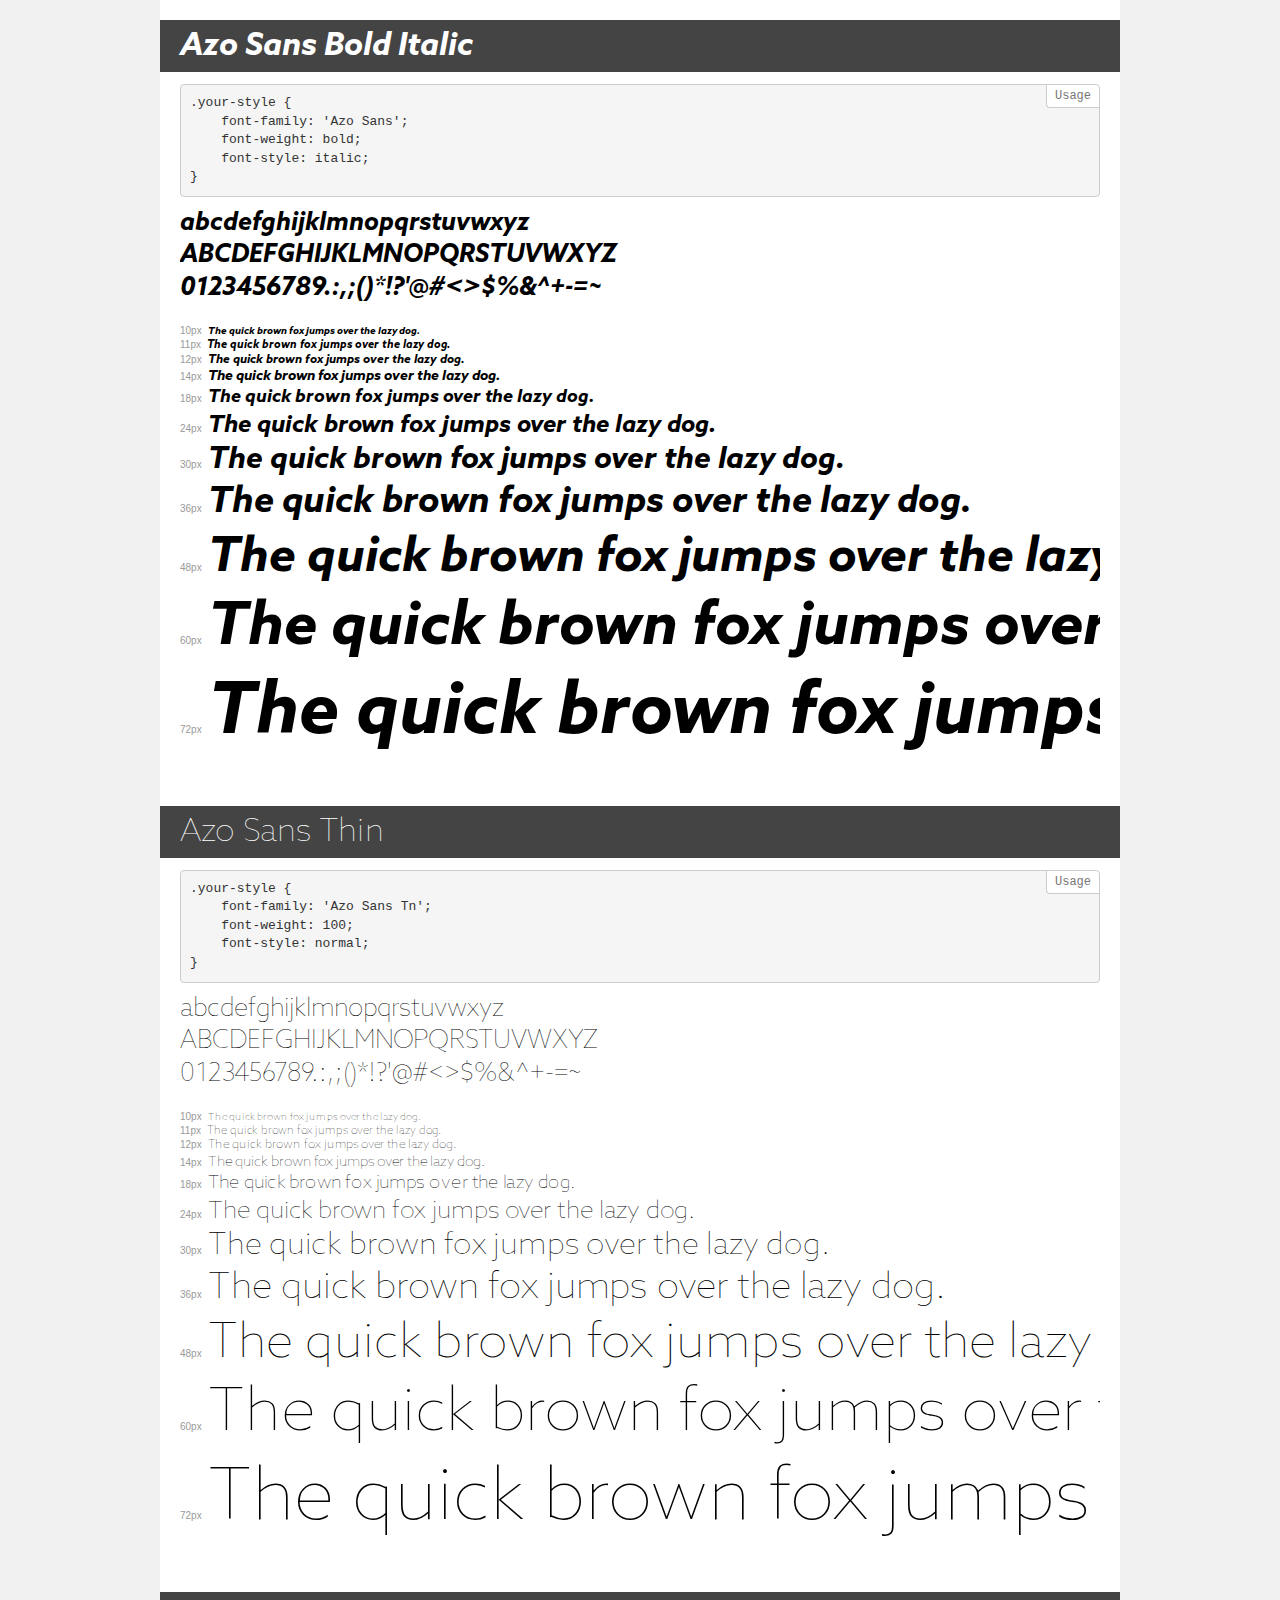
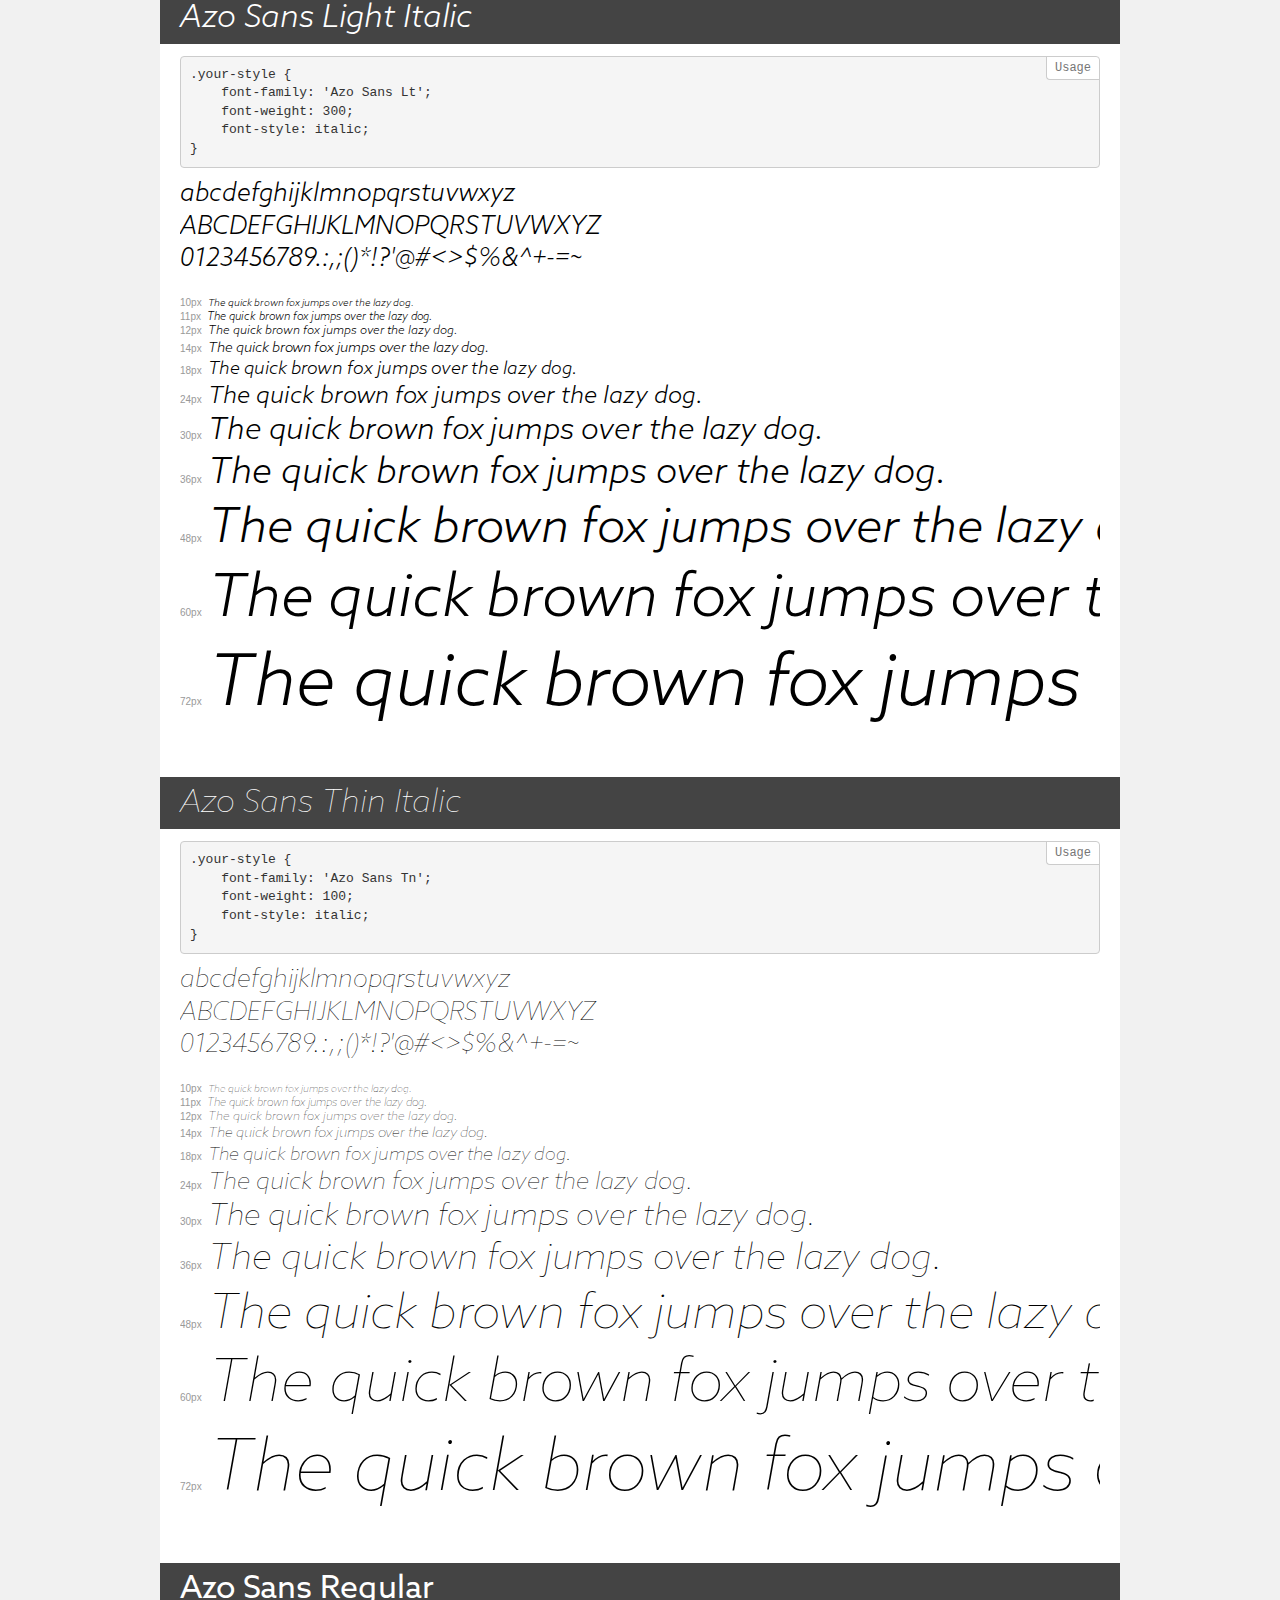
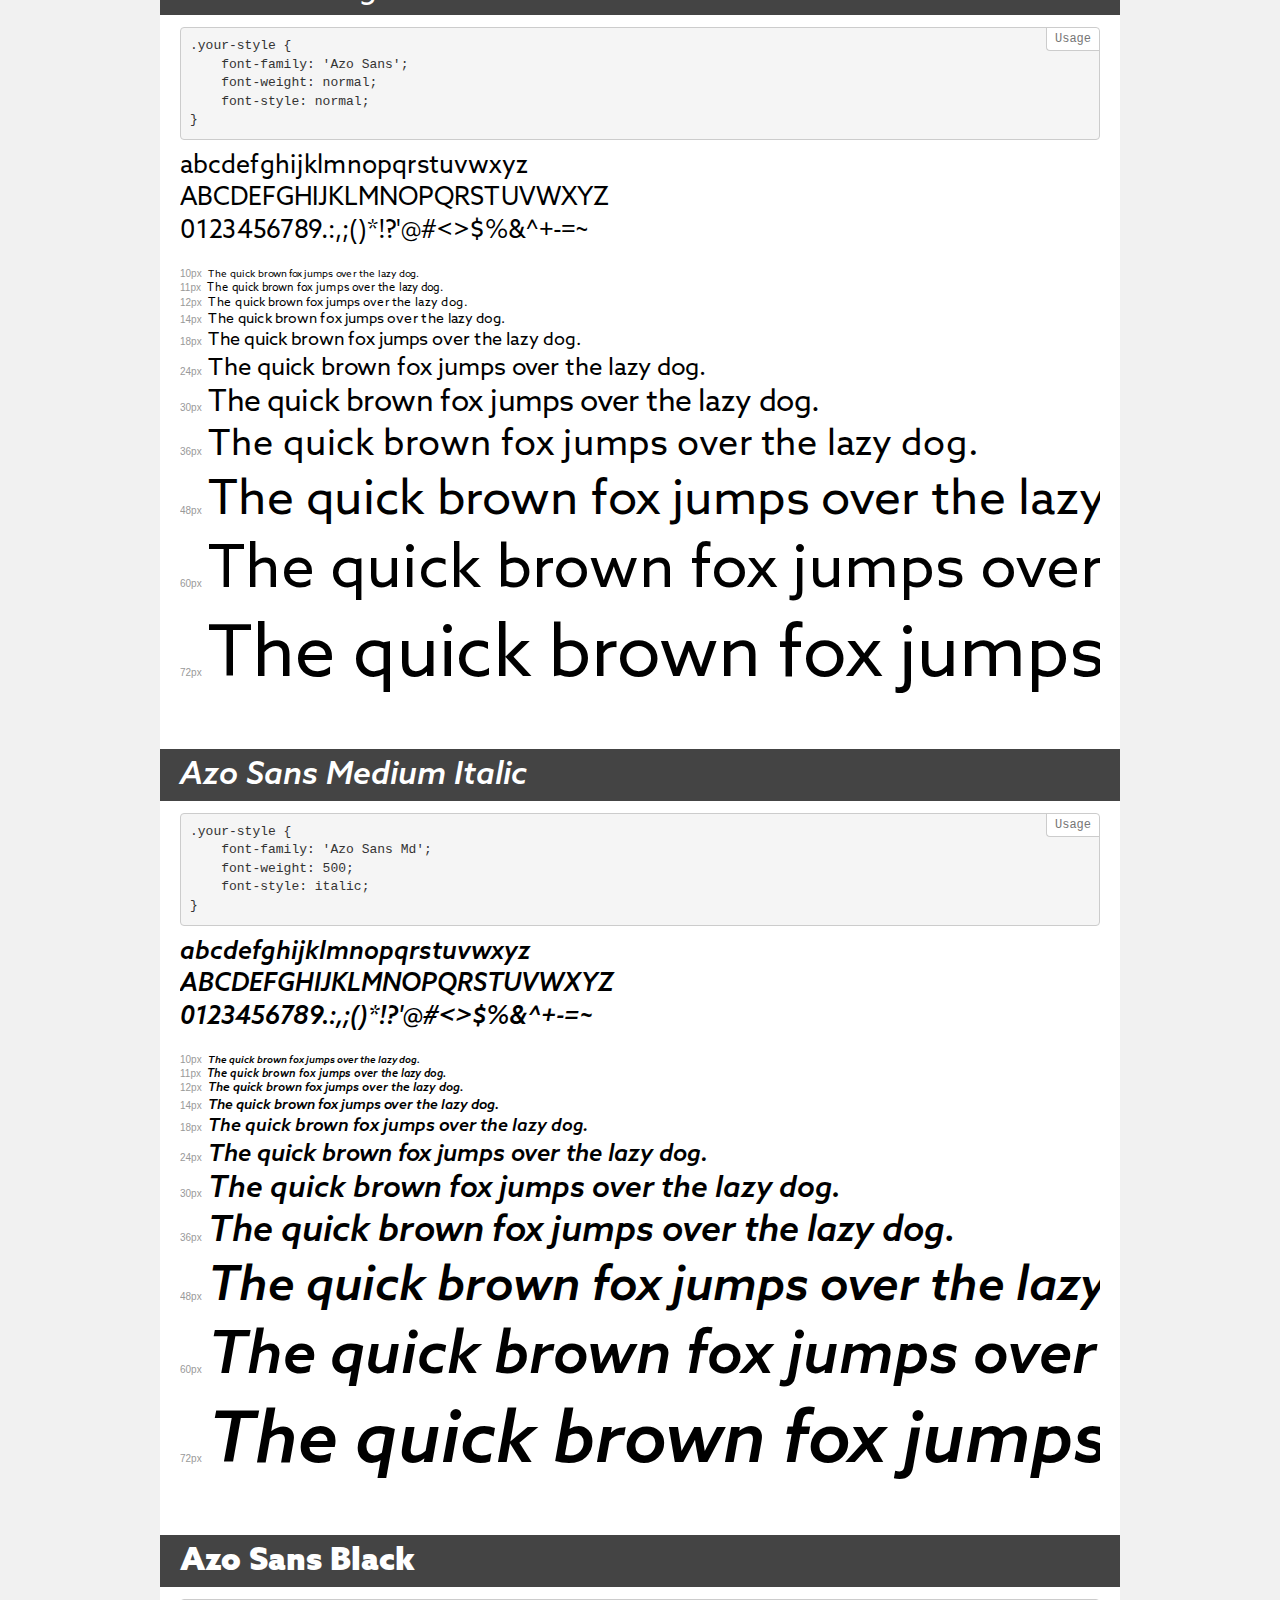
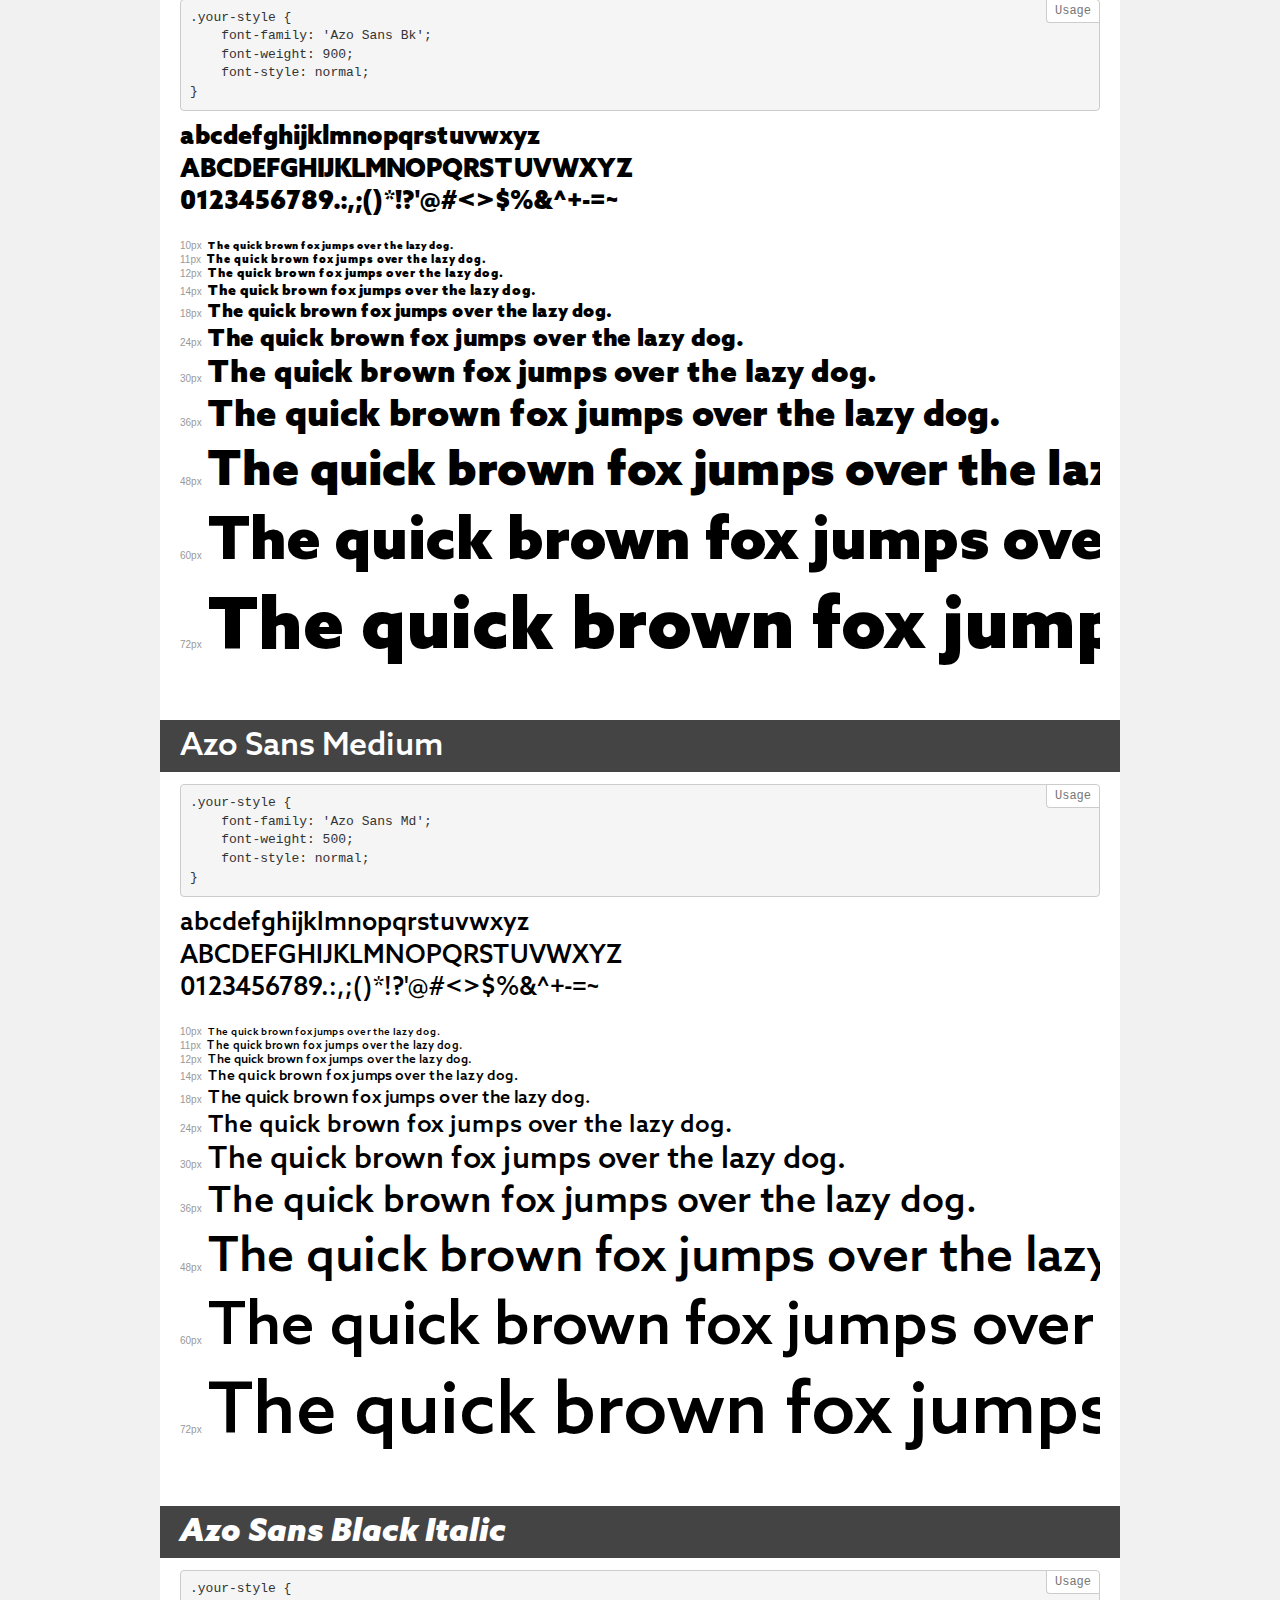
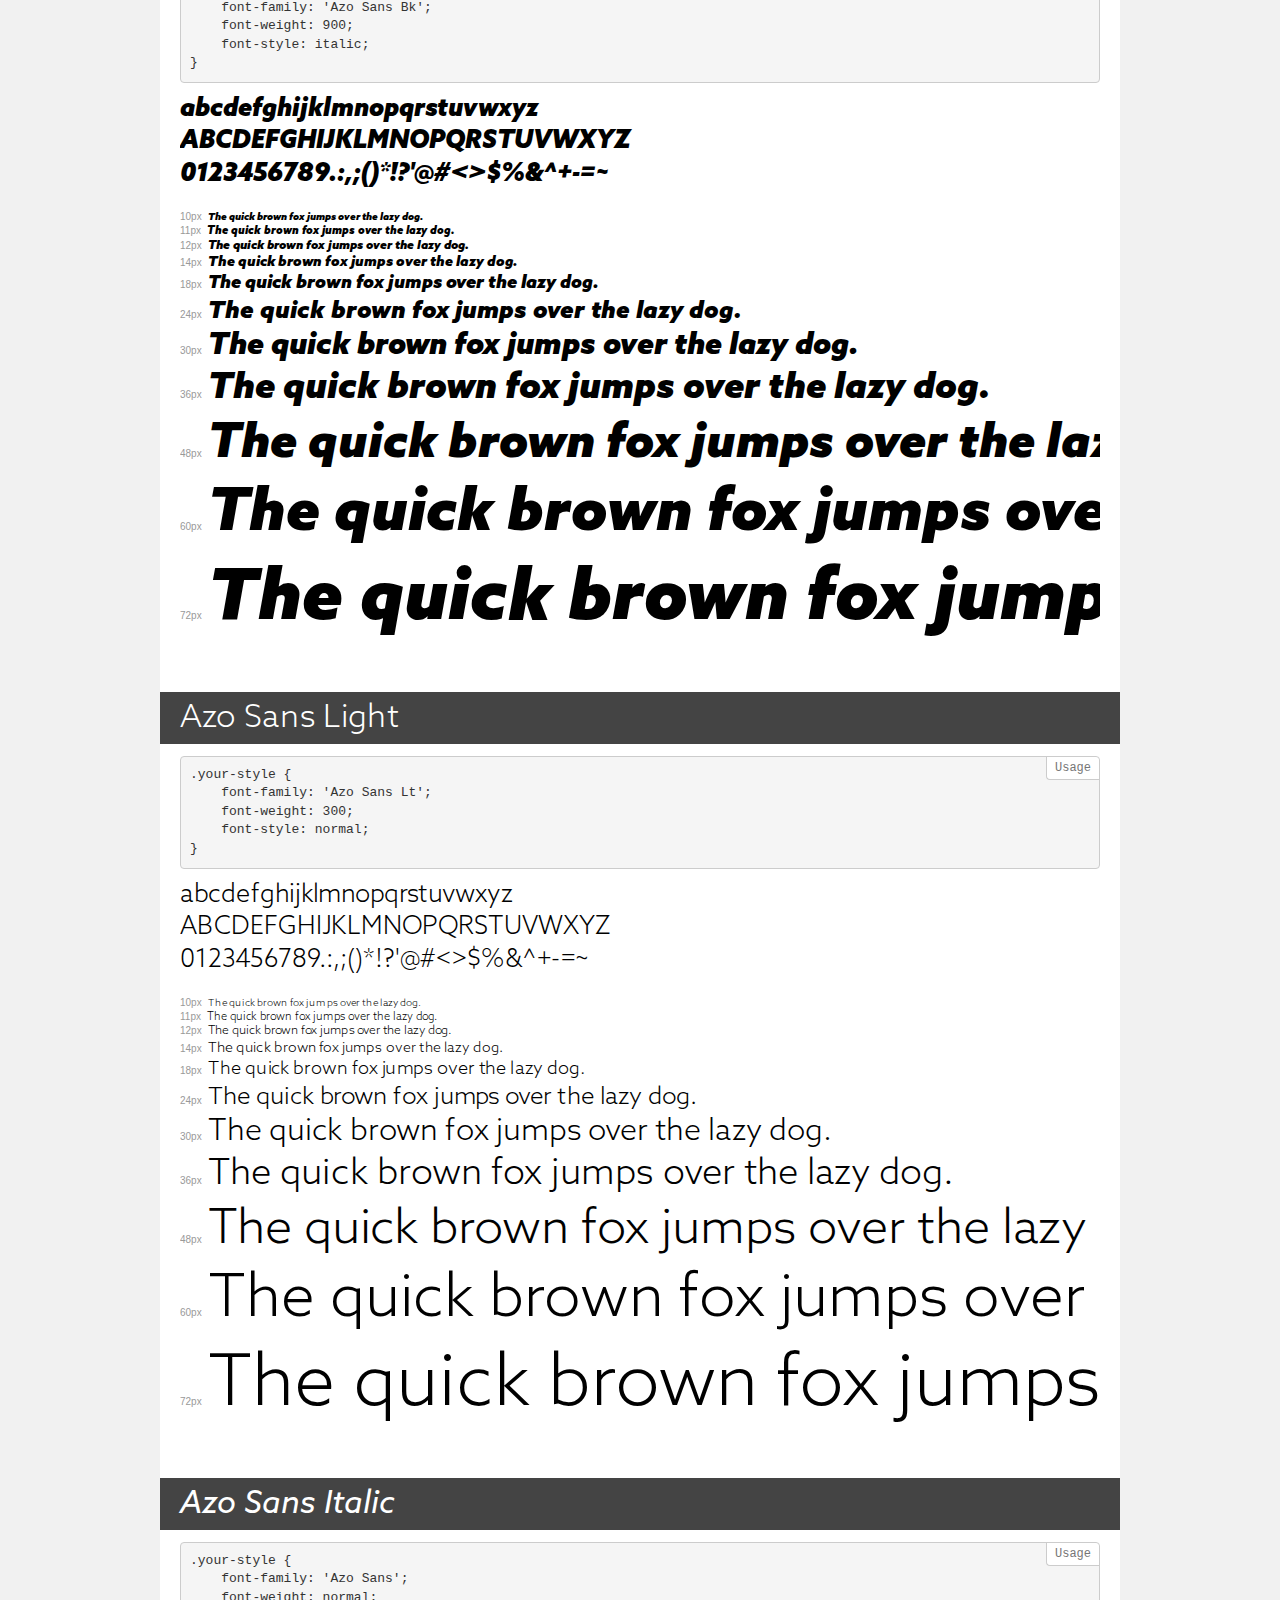
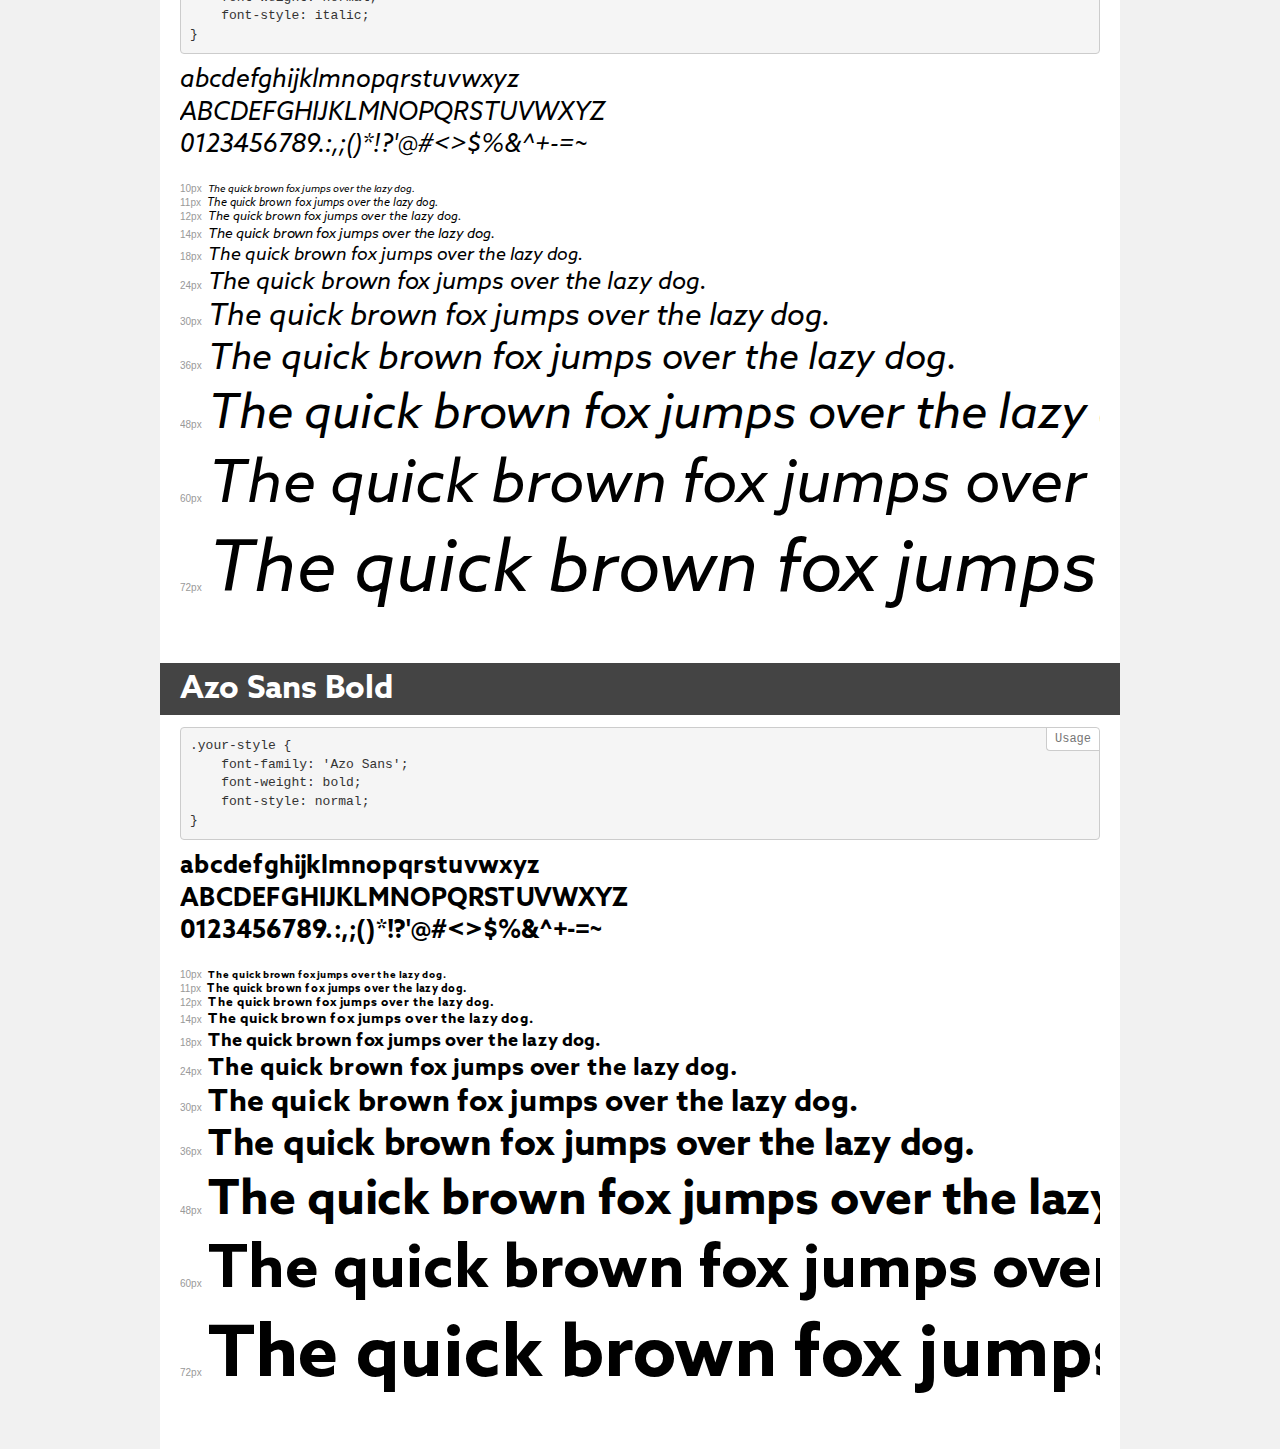
<file: azo sans/demo.html>
<!DOCTYPE html>
<html>
<head>
    <meta charset="utf-8">
    <meta http-equiv="X-UA-Compatible" content="IE=edge">
    <meta name="viewport" content="width=device-width, initial-scale=1">
    <meta name="robots" content="noindex, noarchive">
    <meta name="format-detection" content="telephone=no">
    <title>Transfonter demo</title>
    <link href="stylesheet.css" rel="stylesheet">
    <style>
        /*
        http://meyerweb.com/eric/tools/css/reset/
        v2.0 | 20110126
        License: none (public domain)
        */
        html, body, div, span, applet, object, iframe,
        h1, h2, h3, h4, h5, h6, p, blockquote, pre,
        a, abbr, acronym, address, big, cite, code,
        del, dfn, em, img, ins, kbd, q, s, samp,
        small, strike, strong, sub, sup, tt, var,
        b, u, i, center,
        dl, dt, dd, ol, ul, li,
        fieldset, form, label, legend,
        table, caption, tbody, tfoot, thead, tr, th, td,
        article, aside, canvas, details, embed,
        figure, figcaption, footer, header, hgroup,
        menu, nav, output, ruby, section, summary,
        time, mark, audio, video {
            margin: 0;
            padding: 0;
            border: 0;
            font-size: 100%;
            font: inherit;
            vertical-align: baseline;
        }
        /* HTML5 display-role reset for older browsers */
        article, aside, details, figcaption, figure,
        footer, header, hgroup, menu, nav, section {
            display: block;
        }
        body {
            line-height: 1;
        }
        ol, ul {
            list-style: none;
        }
        blockquote, q {
            quotes: none;
        }
        blockquote:before, blockquote:after,
        q:before, q:after {
            content: '';
            content: none;
        }
        table {
            border-collapse: collapse;
            border-spacing: 0;
        }
        /* common styles */
        body {
            background: #f1f1f1;
            color: #000;
        }
        .page {
            background: #fff;
            width: 920px;
            margin: 0 auto;
            padding: 20px 20px 0 20px;
            overflow: hidden;
        }
        .font-container {
            overflow-x: auto;
            overflow-y: hidden;
            margin-bottom: 40px;
            line-height: 1.3;
            white-space: nowrap;
            padding-bottom: 5px;
        }
        h1 {
            position: relative;
            background: #444;
            font-size: 32px;
            color: #fff;
            padding: 10px 20px;
            margin: 0 -20px 12px -20px;
        }
        .letters {
            font-size: 25px;
            margin-bottom: 20px;
        }
        .s10:before {
            content: '10px';
        }
        .s11:before {
            content: '11px';
        }
        .s12:before {
            content: '12px';
        }
        .s14:before {
            content: '14px';
        }
        .s18:before {
            content: '18px';
        }
        .s24:before {
            content: '24px';
        }
        .s30:before {
            content: '30px';
        }
        .s36:before {
            content: '36px';
        }
        .s48:before {
            content: '48px';
        }
        .s60:before {
            content: '60px';
        }
        .s72:before {
            content: '72px';
        }
        .s10:before, .s11:before, .s12:before, .s14:before,
        .s18:before, .s24:before, .s30:before, .s36:before,
        .s48:before, .s60:before, .s72:before {
            font-family: Arial, sans-serif;
            font-size: 10px;
            font-weight: normal;
            font-style: normal;
            color: #999;
            padding-right: 6px;
        }
        pre {
            display: block;
            position: relative;
            padding: 9px;
            margin: 0 0 10px;
            font-family: Monaco, Menlo, Consolas, "Courier New", monospace !important;
            font-size: 13px;
            line-height: 1.428571429;
            color: #333;
            font-weight: normal !important;
            font-style: normal !important;
            background-color: #f5f5f5;
            border: 1px solid #ccc;
            overflow-x: auto;
            border-radius: 4px;
        }
        pre:after {
            display: block;
            position: absolute;
            right: 0;
            top: 0;
            content: 'Usage';
            line-height: 1;
            padding: 5px 8px;
            font-size: 12px;
            color: #767676;
            background-color: #fff;
            border: 1px solid #ccc;
            border-right: none;
            border-top: none;
            border-radius: 0 4px 0 4px;
            z-index: 10;
        }
        /* responsive */
        @media (max-width: 959px) {
            .page {
                width: auto;
                margin: 0;
            }
        }
    </style>
</head>
<body>
<div class="page">
    <div class="demo" style="font-family: 'Azo Sans'; font-weight: bold; font-style: italic;">
        <h1>Azo Sans Bold Italic</h1>
        <pre>.your-style {
    font-family: 'Azo Sans';
    font-weight: bold;
    font-style: italic;
}</pre>
        <div class="font-container">
            <p class="letters">
                abcdefghijklmnopqrstuvwxyz<br>
ABCDEFGHIJKLMNOPQRSTUVWXYZ<br>
                0123456789.:,;()*!?'@#<>$%&^+-=~
            </p>
            <p class="s10" style="font-size: 10px;">The quick brown fox jumps over the lazy dog.</p>
            <p class="s11" style="font-size: 11px;">The quick brown fox jumps over the lazy dog.</p>
            <p class="s12" style="font-size: 12px;">The quick brown fox jumps over the lazy dog.</p>
            <p class="s14" style="font-size: 14px;">The quick brown fox jumps over the lazy dog.</p>
            <p class="s18" style="font-size: 18px;">The quick brown fox jumps over the lazy dog.</p>
            <p class="s24" style="font-size: 24px;">The quick brown fox jumps over the lazy dog.</p>
            <p class="s30" style="font-size: 30px;">The quick brown fox jumps over the lazy dog.</p>
            <p class="s36" style="font-size: 36px;">The quick brown fox jumps over the lazy dog.</p>
            <p class="s48" style="font-size: 48px;">The quick brown fox jumps over the lazy dog.</p>
            <p class="s60" style="font-size: 60px;">The quick brown fox jumps over the lazy dog.</p>
            <p class="s72" style="font-size: 72px;">The quick brown fox jumps over the lazy dog.</p>
        </div>
    </div>
    <div class="demo" style="font-family: 'Azo Sans Tn'; font-weight: 100; font-style: normal;">
        <h1>Azo Sans Thin</h1>
        <pre>.your-style {
    font-family: 'Azo Sans Tn';
    font-weight: 100;
    font-style: normal;
}</pre>
        <div class="font-container">
            <p class="letters">
                abcdefghijklmnopqrstuvwxyz<br>
ABCDEFGHIJKLMNOPQRSTUVWXYZ<br>
                0123456789.:,;()*!?'@#<>$%&^+-=~
            </p>
            <p class="s10" style="font-size: 10px;">The quick brown fox jumps over the lazy dog.</p>
            <p class="s11" style="font-size: 11px;">The quick brown fox jumps over the lazy dog.</p>
            <p class="s12" style="font-size: 12px;">The quick brown fox jumps over the lazy dog.</p>
            <p class="s14" style="font-size: 14px;">The quick brown fox jumps over the lazy dog.</p>
            <p class="s18" style="font-size: 18px;">The quick brown fox jumps over the lazy dog.</p>
            <p class="s24" style="font-size: 24px;">The quick brown fox jumps over the lazy dog.</p>
            <p class="s30" style="font-size: 30px;">The quick brown fox jumps over the lazy dog.</p>
            <p class="s36" style="font-size: 36px;">The quick brown fox jumps over the lazy dog.</p>
            <p class="s48" style="font-size: 48px;">The quick brown fox jumps over the lazy dog.</p>
            <p class="s60" style="font-size: 60px;">The quick brown fox jumps over the lazy dog.</p>
            <p class="s72" style="font-size: 72px;">The quick brown fox jumps over the lazy dog.</p>
        </div>
    </div>
    <div class="demo" style="font-family: 'Azo Sans Lt'; font-weight: 300; font-style: italic;">
        <h1>Azo Sans Light Italic</h1>
        <pre>.your-style {
    font-family: 'Azo Sans Lt';
    font-weight: 300;
    font-style: italic;
}</pre>
        <div class="font-container">
            <p class="letters">
                abcdefghijklmnopqrstuvwxyz<br>
ABCDEFGHIJKLMNOPQRSTUVWXYZ<br>
                0123456789.:,;()*!?'@#<>$%&^+-=~
            </p>
            <p class="s10" style="font-size: 10px;">The quick brown fox jumps over the lazy dog.</p>
            <p class="s11" style="font-size: 11px;">The quick brown fox jumps over the lazy dog.</p>
            <p class="s12" style="font-size: 12px;">The quick brown fox jumps over the lazy dog.</p>
            <p class="s14" style="font-size: 14px;">The quick brown fox jumps over the lazy dog.</p>
            <p class="s18" style="font-size: 18px;">The quick brown fox jumps over the lazy dog.</p>
            <p class="s24" style="font-size: 24px;">The quick brown fox jumps over the lazy dog.</p>
            <p class="s30" style="font-size: 30px;">The quick brown fox jumps over the lazy dog.</p>
            <p class="s36" style="font-size: 36px;">The quick brown fox jumps over the lazy dog.</p>
            <p class="s48" style="font-size: 48px;">The quick brown fox jumps over the lazy dog.</p>
            <p class="s60" style="font-size: 60px;">The quick brown fox jumps over the lazy dog.</p>
            <p class="s72" style="font-size: 72px;">The quick brown fox jumps over the lazy dog.</p>
        </div>
    </div>
    <div class="demo" style="font-family: 'Azo Sans Tn'; font-weight: 100; font-style: italic;">
        <h1>Azo Sans Thin Italic</h1>
        <pre>.your-style {
    font-family: 'Azo Sans Tn';
    font-weight: 100;
    font-style: italic;
}</pre>
        <div class="font-container">
            <p class="letters">
                abcdefghijklmnopqrstuvwxyz<br>
ABCDEFGHIJKLMNOPQRSTUVWXYZ<br>
                0123456789.:,;()*!?'@#<>$%&^+-=~
            </p>
            <p class="s10" style="font-size: 10px;">The quick brown fox jumps over the lazy dog.</p>
            <p class="s11" style="font-size: 11px;">The quick brown fox jumps over the lazy dog.</p>
            <p class="s12" style="font-size: 12px;">The quick brown fox jumps over the lazy dog.</p>
            <p class="s14" style="font-size: 14px;">The quick brown fox jumps over the lazy dog.</p>
            <p class="s18" style="font-size: 18px;">The quick brown fox jumps over the lazy dog.</p>
            <p class="s24" style="font-size: 24px;">The quick brown fox jumps over the lazy dog.</p>
            <p class="s30" style="font-size: 30px;">The quick brown fox jumps over the lazy dog.</p>
            <p class="s36" style="font-size: 36px;">The quick brown fox jumps over the lazy dog.</p>
            <p class="s48" style="font-size: 48px;">The quick brown fox jumps over the lazy dog.</p>
            <p class="s60" style="font-size: 60px;">The quick brown fox jumps over the lazy dog.</p>
            <p class="s72" style="font-size: 72px;">The quick brown fox jumps over the lazy dog.</p>
        </div>
    </div>
    <div class="demo" style="font-family: 'Azo Sans'; font-weight: normal; font-style: normal;">
        <h1>Azo Sans Regular</h1>
        <pre>.your-style {
    font-family: 'Azo Sans';
    font-weight: normal;
    font-style: normal;
}</pre>
        <div class="font-container">
            <p class="letters">
                abcdefghijklmnopqrstuvwxyz<br>
ABCDEFGHIJKLMNOPQRSTUVWXYZ<br>
                0123456789.:,;()*!?'@#<>$%&^+-=~
            </p>
            <p class="s10" style="font-size: 10px;">The quick brown fox jumps over the lazy dog.</p>
            <p class="s11" style="font-size: 11px;">The quick brown fox jumps over the lazy dog.</p>
            <p class="s12" style="font-size: 12px;">The quick brown fox jumps over the lazy dog.</p>
            <p class="s14" style="font-size: 14px;">The quick brown fox jumps over the lazy dog.</p>
            <p class="s18" style="font-size: 18px;">The quick brown fox jumps over the lazy dog.</p>
            <p class="s24" style="font-size: 24px;">The quick brown fox jumps over the lazy dog.</p>
            <p class="s30" style="font-size: 30px;">The quick brown fox jumps over the lazy dog.</p>
            <p class="s36" style="font-size: 36px;">The quick brown fox jumps over the lazy dog.</p>
            <p class="s48" style="font-size: 48px;">The quick brown fox jumps over the lazy dog.</p>
            <p class="s60" style="font-size: 60px;">The quick brown fox jumps over the lazy dog.</p>
            <p class="s72" style="font-size: 72px;">The quick brown fox jumps over the lazy dog.</p>
        </div>
    </div>
    <div class="demo" style="font-family: 'Azo Sans Md'; font-weight: 500; font-style: italic;">
        <h1>Azo Sans Medium Italic</h1>
        <pre>.your-style {
    font-family: 'Azo Sans Md';
    font-weight: 500;
    font-style: italic;
}</pre>
        <div class="font-container">
            <p class="letters">
                abcdefghijklmnopqrstuvwxyz<br>
ABCDEFGHIJKLMNOPQRSTUVWXYZ<br>
                0123456789.:,;()*!?'@#<>$%&^+-=~
            </p>
            <p class="s10" style="font-size: 10px;">The quick brown fox jumps over the lazy dog.</p>
            <p class="s11" style="font-size: 11px;">The quick brown fox jumps over the lazy dog.</p>
            <p class="s12" style="font-size: 12px;">The quick brown fox jumps over the lazy dog.</p>
            <p class="s14" style="font-size: 14px;">The quick brown fox jumps over the lazy dog.</p>
            <p class="s18" style="font-size: 18px;">The quick brown fox jumps over the lazy dog.</p>
            <p class="s24" style="font-size: 24px;">The quick brown fox jumps over the lazy dog.</p>
            <p class="s30" style="font-size: 30px;">The quick brown fox jumps over the lazy dog.</p>
            <p class="s36" style="font-size: 36px;">The quick brown fox jumps over the lazy dog.</p>
            <p class="s48" style="font-size: 48px;">The quick brown fox jumps over the lazy dog.</p>
            <p class="s60" style="font-size: 60px;">The quick brown fox jumps over the lazy dog.</p>
            <p class="s72" style="font-size: 72px;">The quick brown fox jumps over the lazy dog.</p>
        </div>
    </div>
    <div class="demo" style="font-family: 'Azo Sans Bk'; font-weight: 900; font-style: normal;">
        <h1>Azo Sans Black</h1>
        <pre>.your-style {
    font-family: 'Azo Sans Bk';
    font-weight: 900;
    font-style: normal;
}</pre>
        <div class="font-container">
            <p class="letters">
                abcdefghijklmnopqrstuvwxyz<br>
ABCDEFGHIJKLMNOPQRSTUVWXYZ<br>
                0123456789.:,;()*!?'@#<>$%&^+-=~
            </p>
            <p class="s10" style="font-size: 10px;">The quick brown fox jumps over the lazy dog.</p>
            <p class="s11" style="font-size: 11px;">The quick brown fox jumps over the lazy dog.</p>
            <p class="s12" style="font-size: 12px;">The quick brown fox jumps over the lazy dog.</p>
            <p class="s14" style="font-size: 14px;">The quick brown fox jumps over the lazy dog.</p>
            <p class="s18" style="font-size: 18px;">The quick brown fox jumps over the lazy dog.</p>
            <p class="s24" style="font-size: 24px;">The quick brown fox jumps over the lazy dog.</p>
            <p class="s30" style="font-size: 30px;">The quick brown fox jumps over the lazy dog.</p>
            <p class="s36" style="font-size: 36px;">The quick brown fox jumps over the lazy dog.</p>
            <p class="s48" style="font-size: 48px;">The quick brown fox jumps over the lazy dog.</p>
            <p class="s60" style="font-size: 60px;">The quick brown fox jumps over the lazy dog.</p>
            <p class="s72" style="font-size: 72px;">The quick brown fox jumps over the lazy dog.</p>
        </div>
    </div>
    <div class="demo" style="font-family: 'Azo Sans Md'; font-weight: 500; font-style: normal;">
        <h1>Azo Sans Medium</h1>
        <pre>.your-style {
    font-family: 'Azo Sans Md';
    font-weight: 500;
    font-style: normal;
}</pre>
        <div class="font-container">
            <p class="letters">
                abcdefghijklmnopqrstuvwxyz<br>
ABCDEFGHIJKLMNOPQRSTUVWXYZ<br>
                0123456789.:,;()*!?'@#<>$%&^+-=~
            </p>
            <p class="s10" style="font-size: 10px;">The quick brown fox jumps over the lazy dog.</p>
            <p class="s11" style="font-size: 11px;">The quick brown fox jumps over the lazy dog.</p>
            <p class="s12" style="font-size: 12px;">The quick brown fox jumps over the lazy dog.</p>
            <p class="s14" style="font-size: 14px;">The quick brown fox jumps over the lazy dog.</p>
            <p class="s18" style="font-size: 18px;">The quick brown fox jumps over the lazy dog.</p>
            <p class="s24" style="font-size: 24px;">The quick brown fox jumps over the lazy dog.</p>
            <p class="s30" style="font-size: 30px;">The quick brown fox jumps over the lazy dog.</p>
            <p class="s36" style="font-size: 36px;">The quick brown fox jumps over the lazy dog.</p>
            <p class="s48" style="font-size: 48px;">The quick brown fox jumps over the lazy dog.</p>
            <p class="s60" style="font-size: 60px;">The quick brown fox jumps over the lazy dog.</p>
            <p class="s72" style="font-size: 72px;">The quick brown fox jumps over the lazy dog.</p>
        </div>
    </div>
    <div class="demo" style="font-family: 'Azo Sans Bk'; font-weight: 900; font-style: italic;">
        <h1>Azo Sans Black Italic</h1>
        <pre>.your-style {
    font-family: 'Azo Sans Bk';
    font-weight: 900;
    font-style: italic;
}</pre>
        <div class="font-container">
            <p class="letters">
                abcdefghijklmnopqrstuvwxyz<br>
ABCDEFGHIJKLMNOPQRSTUVWXYZ<br>
                0123456789.:,;()*!?'@#<>$%&^+-=~
            </p>
            <p class="s10" style="font-size: 10px;">The quick brown fox jumps over the lazy dog.</p>
            <p class="s11" style="font-size: 11px;">The quick brown fox jumps over the lazy dog.</p>
            <p class="s12" style="font-size: 12px;">The quick brown fox jumps over the lazy dog.</p>
            <p class="s14" style="font-size: 14px;">The quick brown fox jumps over the lazy dog.</p>
            <p class="s18" style="font-size: 18px;">The quick brown fox jumps over the lazy dog.</p>
            <p class="s24" style="font-size: 24px;">The quick brown fox jumps over the lazy dog.</p>
            <p class="s30" style="font-size: 30px;">The quick brown fox jumps over the lazy dog.</p>
            <p class="s36" style="font-size: 36px;">The quick brown fox jumps over the lazy dog.</p>
            <p class="s48" style="font-size: 48px;">The quick brown fox jumps over the lazy dog.</p>
            <p class="s60" style="font-size: 60px;">The quick brown fox jumps over the lazy dog.</p>
            <p class="s72" style="font-size: 72px;">The quick brown fox jumps over the lazy dog.</p>
        </div>
    </div>
    <div class="demo" style="font-family: 'Azo Sans Lt'; font-weight: 300; font-style: normal;">
        <h1>Azo Sans Light</h1>
        <pre>.your-style {
    font-family: 'Azo Sans Lt';
    font-weight: 300;
    font-style: normal;
}</pre>
        <div class="font-container">
            <p class="letters">
                abcdefghijklmnopqrstuvwxyz<br>
ABCDEFGHIJKLMNOPQRSTUVWXYZ<br>
                0123456789.:,;()*!?'@#<>$%&^+-=~
            </p>
            <p class="s10" style="font-size: 10px;">The quick brown fox jumps over the lazy dog.</p>
            <p class="s11" style="font-size: 11px;">The quick brown fox jumps over the lazy dog.</p>
            <p class="s12" style="font-size: 12px;">The quick brown fox jumps over the lazy dog.</p>
            <p class="s14" style="font-size: 14px;">The quick brown fox jumps over the lazy dog.</p>
            <p class="s18" style="font-size: 18px;">The quick brown fox jumps over the lazy dog.</p>
            <p class="s24" style="font-size: 24px;">The quick brown fox jumps over the lazy dog.</p>
            <p class="s30" style="font-size: 30px;">The quick brown fox jumps over the lazy dog.</p>
            <p class="s36" style="font-size: 36px;">The quick brown fox jumps over the lazy dog.</p>
            <p class="s48" style="font-size: 48px;">The quick brown fox jumps over the lazy dog.</p>
            <p class="s60" style="font-size: 60px;">The quick brown fox jumps over the lazy dog.</p>
            <p class="s72" style="font-size: 72px;">The quick brown fox jumps over the lazy dog.</p>
        </div>
    </div>
    <div class="demo" style="font-family: 'Azo Sans'; font-weight: normal; font-style: italic;">
        <h1>Azo Sans Italic</h1>
        <pre>.your-style {
    font-family: 'Azo Sans';
    font-weight: normal;
    font-style: italic;
}</pre>
        <div class="font-container">
            <p class="letters">
                abcdefghijklmnopqrstuvwxyz<br>
ABCDEFGHIJKLMNOPQRSTUVWXYZ<br>
                0123456789.:,;()*!?'@#<>$%&^+-=~
            </p>
            <p class="s10" style="font-size: 10px;">The quick brown fox jumps over the lazy dog.</p>
            <p class="s11" style="font-size: 11px;">The quick brown fox jumps over the lazy dog.</p>
            <p class="s12" style="font-size: 12px;">The quick brown fox jumps over the lazy dog.</p>
            <p class="s14" style="font-size: 14px;">The quick brown fox jumps over the lazy dog.</p>
            <p class="s18" style="font-size: 18px;">The quick brown fox jumps over the lazy dog.</p>
            <p class="s24" style="font-size: 24px;">The quick brown fox jumps over the lazy dog.</p>
            <p class="s30" style="font-size: 30px;">The quick brown fox jumps over the lazy dog.</p>
            <p class="s36" style="font-size: 36px;">The quick brown fox jumps over the lazy dog.</p>
            <p class="s48" style="font-size: 48px;">The quick brown fox jumps over the lazy dog.</p>
            <p class="s60" style="font-size: 60px;">The quick brown fox jumps over the lazy dog.</p>
            <p class="s72" style="font-size: 72px;">The quick brown fox jumps over the lazy dog.</p>
        </div>
    </div>
    <div class="demo" style="font-family: 'Azo Sans'; font-weight: bold; font-style: normal;">
        <h1>Azo Sans Bold</h1>
        <pre>.your-style {
    font-family: 'Azo Sans';
    font-weight: bold;
    font-style: normal;
}</pre>
        <div class="font-container">
            <p class="letters">
                abcdefghijklmnopqrstuvwxyz<br>
ABCDEFGHIJKLMNOPQRSTUVWXYZ<br>
                0123456789.:,;()*!?'@#<>$%&^+-=~
            </p>
            <p class="s10" style="font-size: 10px;">The quick brown fox jumps over the lazy dog.</p>
            <p class="s11" style="font-size: 11px;">The quick brown fox jumps over the lazy dog.</p>
            <p class="s12" style="font-size: 12px;">The quick brown fox jumps over the lazy dog.</p>
            <p class="s14" style="font-size: 14px;">The quick brown fox jumps over the lazy dog.</p>
            <p class="s18" style="font-size: 18px;">The quick brown fox jumps over the lazy dog.</p>
            <p class="s24" style="font-size: 24px;">The quick brown fox jumps over the lazy dog.</p>
            <p class="s30" style="font-size: 30px;">The quick brown fox jumps over the lazy dog.</p>
            <p class="s36" style="font-size: 36px;">The quick brown fox jumps over the lazy dog.</p>
            <p class="s48" style="font-size: 48px;">The quick brown fox jumps over the lazy dog.</p>
            <p class="s60" style="font-size: 60px;">The quick brown fox jumps over the lazy dog.</p>
            <p class="s72" style="font-size: 72px;">The quick brown fox jumps over the lazy dog.</p>
        </div>
    </div>
</div>
</body>
</html>
</file>
<file: azo sans/stylesheet.css>
@font-face {
    font-family: 'Azo Sans';
    src: url('AzoSans-BoldItalic.eot');
    src: local('Azo Sans Bold Italic'), local('AzoSans-BoldItalic'),
        url('AzoSans-BoldItalic.eot?#iefix') format('embedded-opentype'),
        url('AzoSans-BoldItalic.woff2') format('woff2'),
        url('AzoSans-BoldItalic.woff') format('woff'),
        url('AzoSans-BoldItalic.ttf') format('truetype');
    font-weight: bold;
    font-style: italic;
}

@font-face {
    font-family: 'Azo Sans Tn';
    src: url('AzoSans-Thin.eot');
    src: local('Azo Sans Thin'), local('AzoSans-Thin'),
        url('AzoSans-Thin.eot?#iefix') format('embedded-opentype'),
        url('AzoSans-Thin.woff2') format('woff2'),
        url('AzoSans-Thin.woff') format('woff'),
        url('AzoSans-Thin.ttf') format('truetype');
    font-weight: 100;
    font-style: normal;
}

@font-face {
    font-family: 'Azo Sans Lt';
    src: url('AzoSans-LightItalic.eot');
    src: local('Azo Sans Light Italic'), local('AzoSans-LightItalic'),
        url('AzoSans-LightItalic.eot?#iefix') format('embedded-opentype'),
        url('AzoSans-LightItalic.woff2') format('woff2'),
        url('AzoSans-LightItalic.woff') format('woff'),
        url('AzoSans-LightItalic.ttf') format('truetype');
    font-weight: 300;
    font-style: italic;
}

@font-face {
    font-family: 'Azo Sans Tn';
    src: url('AzoSans-ThinItalic.eot');
    src: local('Azo Sans Thin Italic'), local('AzoSans-ThinItalic'),
        url('AzoSans-ThinItalic.eot?#iefix') format('embedded-opentype'),
        url('AzoSans-ThinItalic.woff2') format('woff2'),
        url('AzoSans-ThinItalic.woff') format('woff'),
        url('AzoSans-ThinItalic.ttf') format('truetype');
    font-weight: 100;
    font-style: italic;
}

@font-face {
    font-family: 'Azo Sans';
    src: url('AzoSans-Regular.eot');
    src: local('Azo Sans Regular'), local('AzoSans-Regular'),
        url('AzoSans-Regular.eot?#iefix') format('embedded-opentype'),
        url('AzoSans-Regular.woff2') format('woff2'),
        url('AzoSans-Regular.woff') format('woff'),
        url('AzoSans-Regular.ttf') format('truetype');
    font-weight: normal;
    font-style: normal;
}

@font-face {
    font-family: 'Azo Sans Md';
    src: url('AzoSans-MediumItalic.eot');
    src: local('Azo Sans Medium Italic'), local('AzoSans-MediumItalic'),
        url('AzoSans-MediumItalic.eot?#iefix') format('embedded-opentype'),
        url('AzoSans-MediumItalic.woff2') format('woff2'),
        url('AzoSans-MediumItalic.woff') format('woff'),
        url('AzoSans-MediumItalic.ttf') format('truetype');
    font-weight: 500;
    font-style: italic;
}

@font-face {
    font-family: 'Azo Sans Bk';
    src: url('AzoSans-Black.eot');
    src: local('Azo Sans Black'), local('AzoSans-Black'),
        url('AzoSans-Black.eot?#iefix') format('embedded-opentype'),
        url('AzoSans-Black.woff2') format('woff2'),
        url('AzoSans-Black.woff') format('woff'),
        url('AzoSans-Black.ttf') format('truetype');
    font-weight: 900;
    font-style: normal;
}

@font-face {
    font-family: 'Azo Sans Md';
    src: url('AzoSans-Medium.eot');
    src: local('Azo Sans Medium'), local('AzoSans-Medium'),
        url('AzoSans-Medium.eot?#iefix') format('embedded-opentype'),
        url('AzoSans-Medium.woff2') format('woff2'),
        url('AzoSans-Medium.woff') format('woff'),
        url('AzoSans-Medium.ttf') format('truetype');
    font-weight: 500;
    font-style: normal;
}

@font-face {
    font-family: 'Azo Sans Bk';
    src: url('AzoSans-BlackItalic.eot');
    src: local('Azo Sans Black Italic'), local('AzoSans-BlackItalic'),
        url('AzoSans-BlackItalic.eot?#iefix') format('embedded-opentype'),
        url('AzoSans-BlackItalic.woff2') format('woff2'),
        url('AzoSans-BlackItalic.woff') format('woff'),
        url('AzoSans-BlackItalic.ttf') format('truetype');
    font-weight: 900;
    font-style: italic;
}

@font-face {
    font-family: 'Azo Sans Lt';
    src: url('AzoSans-Light.eot');
    src: local('Azo Sans Light'), local('AzoSans-Light'),
        url('AzoSans-Light.eot?#iefix') format('embedded-opentype'),
        url('AzoSans-Light.woff2') format('woff2'),
        url('AzoSans-Light.woff') format('woff'),
        url('AzoSans-Light.ttf') format('truetype');
    font-weight: 300;
    font-style: normal;
}

@font-face {
    font-family: 'Azo Sans';
    src: url('AzoSans-Italic.eot');
    src: local('Azo Sans Italic'), local('AzoSans-Italic'),
        url('AzoSans-Italic.eot?#iefix') format('embedded-opentype'),
        url('AzoSans-Italic.woff2') format('woff2'),
        url('AzoSans-Italic.woff') format('woff'),
        url('AzoSans-Italic.ttf') format('truetype');
    font-weight: normal;
    font-style: italic;
}

@font-face {
    font-family: 'Azo Sans';
    src: url('AzoSans-Bold.eot');
    src: local('Azo Sans Bold'), local('AzoSans-Bold'),
        url('AzoSans-Bold.eot?#iefix') format('embedded-opentype'),
        url('AzoSans-Bold.woff2') format('woff2'),
        url('AzoSans-Bold.woff') format('woff'),
        url('AzoSans-Bold.ttf') format('truetype');
    font-weight: bold;
    font-style: normal;
}
</file>
